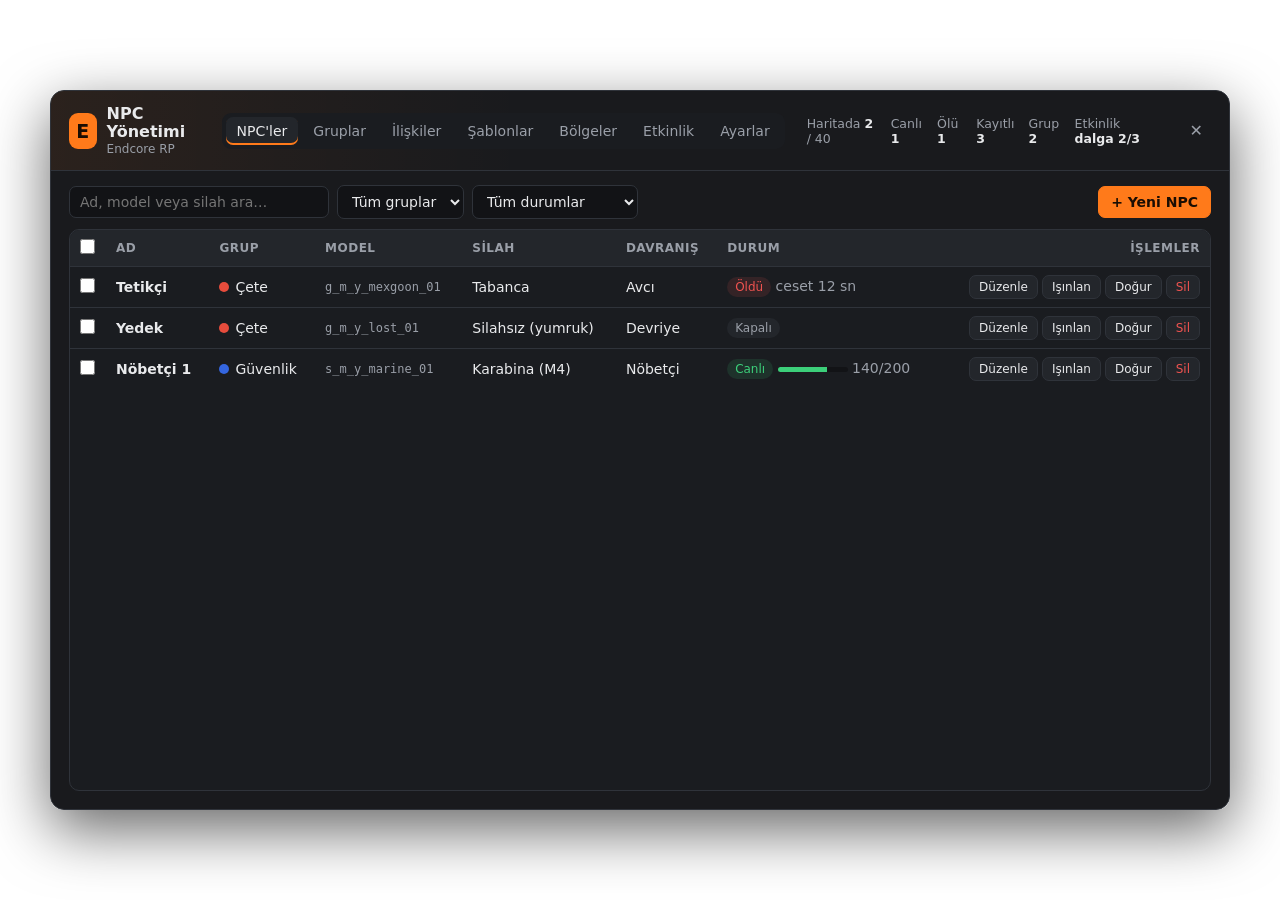
<file: qbox/huso/endnpc/html/index.html>
<!DOCTYPE html>
<html lang="tr">
<head>
    <meta charset="UTF-8">
    <title>Endcore RP · NPC Yönetimi</title>
    <link rel="stylesheet" href="style.css">
</head>
<body>
<div id="panel" class="panel gizli">
    <header class="ust">
        <div class="baslik">
            <span class="logo">E</span>
            <div>
                <h1>NPC Yönetimi</h1>
                <small>Endcore RP</small>
            </div>
        </div>
        <nav class="sekmeler">
            <button data-sekme="npc" class="aktif">NPC'ler</button>
            <button data-sekme="grup">Gruplar</button>
            <button data-sekme="iliski">İlişkiler</button>
            <button data-sekme="sablon">Şablonlar</button>
            <button data-sekme="bolge">Bölgeler</button>
            <button data-sekme="etkinlik">Etkinlik</button>
            <button data-sekme="ayar">Ayarlar</button>
        </nav>
        <div class="istatistik" id="istatistik"></div>
        <button class="kapat" id="kapatBtn" title="Kapat (ESC)">✕</button>
    </header>

    <!-- ============ NPC'ler ============ -->
    <section class="sekme" id="sekme-npc">
        <div class="arac">
            <input type="search" id="npcAra" placeholder="Ad, model veya silah ara…">
            <select id="npcGrupFiltre"></select>
            <select id="npcDurumFiltre">
                <option value="">Tüm durumlar</option>
                <option value="canli">Canlı</option>
                <option value="olu">Ölü</option>
                <option value="bekliyor">Doğmayı bekliyor</option>
                <option value="kapali">Kapalı</option>
                <option value="hata">Hatalı</option>
            </select>
            <span class="bosluk"></span>
            <button class="birincil" id="yeniNpcBtn">+ Yeni NPC</button>
        </div>
        <div class="toplu-cubuk gizli" id="npcTopluCubuk">
            <span id="npcSeciliYazi"></span>
            <button id="npcTopluDuzenleBtn">Toplu düzenle</button>
            <button id="npcTopluDogurBtn">Yeniden doğur</button>
            <button id="npcTopluAcBtn">Etkinleştir</button>
            <button id="npcTopluKapatBtn">Devre dışı bırak</button>
            <button id="npcSablonYapBtn">Şablon olarak kaydet</button>
            <button class="tehlike" id="npcTopluSilBtn">Sil</button>
            <button class="yazi" id="npcSecimTemizleBtn">Seçimi kaldır</button>
        </div>
        <div class="tablo-kap">
            <table class="tablo">
                <thead>
                <tr>
                    <th class="dar"><input type="checkbox" id="npcHepsiniSec"></th>
                    <th>Ad</th>
                    <th>Grup</th>
                    <th>Model</th>
                    <th>Silah</th>
                    <th>Davranış</th>
                    <th>Durum</th>
                    <th class="sag">İşlemler</th>
                </tr>
                </thead>
                <tbody id="npcListe"></tbody>
            </table>
            <div class="bos gizli" id="npcBos">
                <p>Henüz NPC yok.</p>
                <button class="birincil" id="ilkNpcBtn">+ İlk NPC'yi oluştur</button>
            </div>
        </div>
    </section>

    <!-- ============ Gruplar ============ -->
    <section class="sekme gizli" id="sekme-grup">
        <div class="arac">
            <span class="aciklama">Gruplar NPC'lerin takımıdır. Savaş ayarları grup başına yapılır.</span>
            <span class="bosluk"></span>
            <button id="grupTopluDuzenleBtn" disabled>Seçilenleri toplu düzenle</button>
            <button class="birincil" id="yeniGrupBtn">+ Yeni grup</button>
        </div>
        <div class="kartlar" id="grupListe"></div>
    </section>

    <!-- ============ İlişkiler ============ -->
    <section class="sekme gizli" id="sekme-iliski">
        <div class="arac">
            <span class="aciklama">Satırdaki grubun sütundaki gruba bakışı. İlişkiler karşılıklıdır. <b class="r-dusman">Düşman</b> gruplar birbirini görünce çatışır.</span>
        </div>
        <div class="tablo-kap" id="iliskiKap"></div>
    </section>

    <!-- ============ Şablonlar ============ -->
    <section class="sekme gizli" id="sekme-sablon">
        <div class="arac">
            <span class="aciklama">Hazır NPC ekipleri. Tek tıkla seçtiğin gruba ve konuma yerleştirilir.
                Kendi şablonunu yapmak için NPC'ler sekmesinde NPC'leri seç → <b>Şablon olarak kaydet</b>.</span>
        </div>
        <div class="kartlar" id="sablonListe"></div>
    </section>

    <!-- ============ Bölgeler ============ -->
    <section class="sekme gizli" id="sekme-bolge">
        <div class="arac">
            <span class="aciklama">Bir grubun koruduğu alan. Düşman (veya istersen herhangi bir oyuncu) girince
                bölgedeki o grup ve dostları alarma geçip birlikte saldırır.</span>
            <span class="bosluk"></span>
            <button class="birincil" id="yeniBolgeBtn">+ Yeni bölge</button>
        </div>
        <div class="kartlar" id="bolgeListe"></div>
    </section>

    <!-- ============ Etkinlik ============ -->
    <section class="sekme gizli" id="sekme-etkinlik">
        <div class="arac">
            <span class="aciklama">Dalga etkinliği: düşmanlar dalga dalga gelip merkeze hücum eder. Oyuncular bütün dalgaları
                püskürtürse kazanır. Aynı anda tek etkinlik çalışır.</span>
            <span class="bosluk"></span>
            <button class="birincil" id="yeniEtkinlikBtn">+ Yeni etkinlik</button>
        </div>
        <div class="kartlar" id="etkinlikListe"></div>
    </section>

    <!-- ============ Ayarlar ============ -->
    <section class="sekme gizli" id="sekme-ayar">
        <div class="ayar-izgara">
            <div class="kutu">
                <h3>Genel</h3>
                <div class="form" id="ayarForm"></div>
                <div class="alt-sag"><button class="birincil" id="ayarKaydetBtn">Kaydet</button></div>
                <h3>Kiralık koruma</h3>
                <p class="aciklama">Oyuncular ajanstaki NPC'ye Sol Alt ile bakıp para karşılığı koruma tutar.
                    Korumalar peşlerinden gelir, arabalarına biner, onları korur. <span id="korumaSayisi"></span></p>
                <div class="form" id="korumaForm"></div>
                <div class="alt-sag"><button class="birincil" id="korumaKaydetBtn">Korumayı kaydet</button></div>
            </div>
            <div class="kutu">
                <h3>Görünüm (sadece senin ekranın)</h3>
                <label class="onay"><input type="checkbox" id="gorselBlip"> NPC'leri haritada göster</label>
                <label class="onay"><input type="checkbox" id="gorselEtiket"> NPC'lerin başında isim ve can göster (rotaları da çizer)</label>
                <label class="onay"><input type="checkbox" id="gorselBolge"> Bölgeleri haritada ve yerde göster</label>
                <h3>Hızlı işlemler</h3>
                <div class="dikey">
                    <button id="hepsiniDogurBtn">Tüm etkin NPC'leri yeniden doğur</button>
                </div>
                <h3>İpuçları</h3>
                <ul class="ipucu">
                    <li>Panel: <b>/npcpanel</b> veya <b>F7</b>. Önce F6 ile admin görevini aç.</li>
                    <li>"Nişan al" ile yerleştirirken <b>E</b> koyar, <b>tekerlek</b> döndürür, <b>Backspace</b> iptal eder.</li>
                    <li>Yapay zeka aralığı küçüldükçe NPC'ler daha hızlı tepki verir ama işlemci yükü artar. 500 ms iyi bir değer.</li>
                </ul>
            </div>
        </div>
    </section>
</div>

<!-- Sağdan açılan düzenleme çekmecesi -->
<div id="cekmece" class="cekmece gizli">
    <div class="cekmece-ic">
        <div class="cekmece-ust">
            <h2 id="cekmeceBaslik"></h2>
            <button class="kapat" data-kapat="cekmece">✕</button>
        </div>
        <div class="form" id="cekmeceForm"></div>
        <div class="cekmece-alt">
            <button class="yazi" data-kapat="cekmece">Vazgeç</button>
            <button class="birincil" id="cekmeceKaydet">Kaydet</button>
        </div>
    </div>
</div>

<!-- Ortada açılan pencere (onay, toplu düzenleme) -->
<div id="modal" class="modal gizli">
    <div class="modal-ic">
        <h2 id="modalBaslik"></h2>
        <div id="modalIcerik"></div>
        <div class="modal-alt">
            <button class="yazi" data-kapat="modal">Vazgeç</button>
            <button class="birincil" id="modalTamam">Tamam</button>
        </div>
    </div>
</div>

<div id="bildirimler" class="bildirimler"></div>
<datalist id="esyaListe"></datalist>

<script src="app.js"></script>
</body>
</html>
</file>
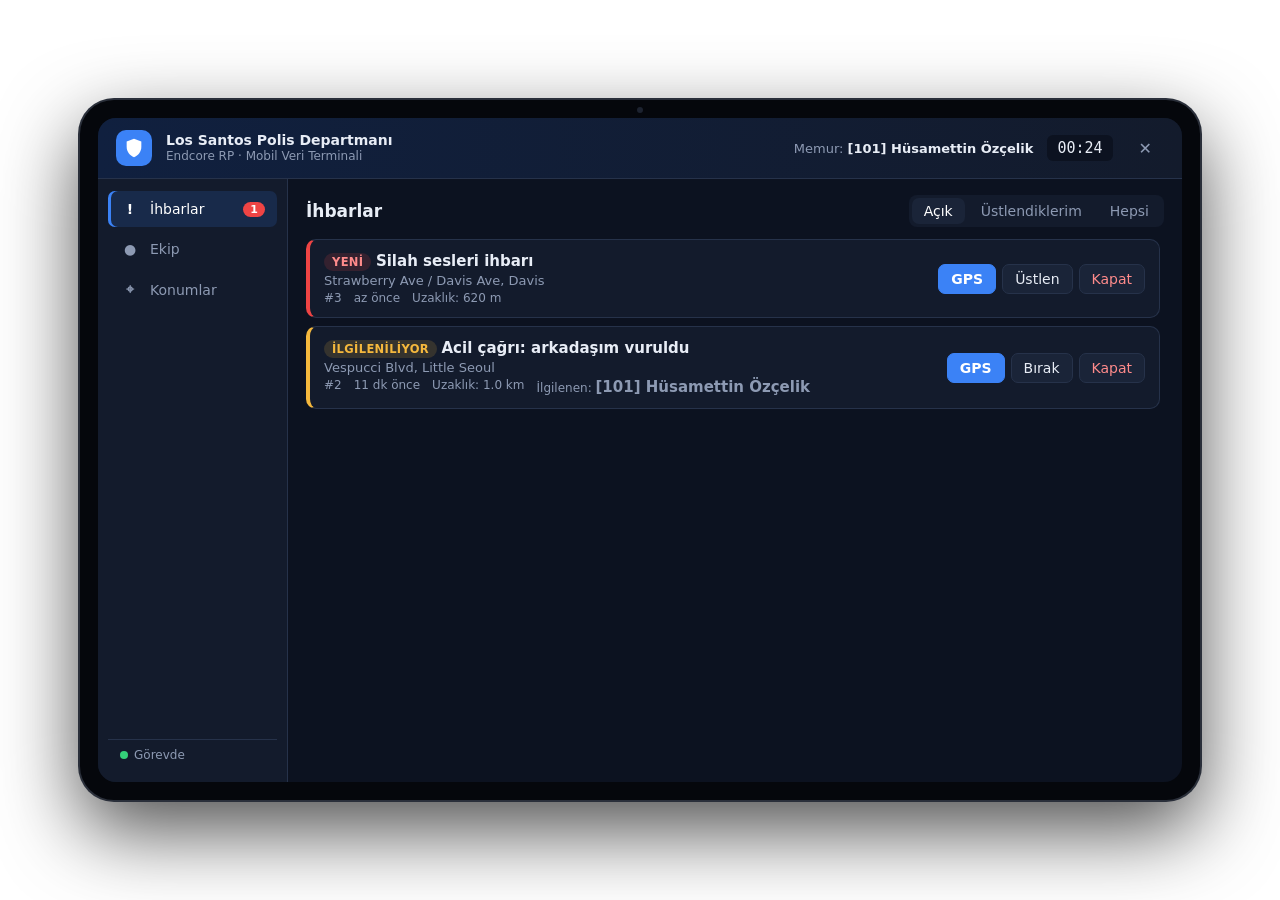
<file: qbox/huso/polistablet/html/index.html>
<!DOCTYPE html>
<html lang="tr">
<head>
    <meta charset="UTF-8">
    <title>Polis Tableti</title>
    <link rel="stylesheet" href="style.css">
</head>
<body>
<div id="tablet" class="tablet gizli">
    <div class="ekran">
        <header class="ust">
            <div class="rozet-logo">
                <svg viewBox="0 0 24 24" aria-hidden="true"><path d="M12 2l8 3v6c0 5-3.4 9.4-8 11-4.6-1.6-8-6-8-11V5l8-3z" fill="currentColor"/></svg>
            </div>
            <div class="baslik">
                <b>Los Santos Polis Departmanı</b>
                <small>Endcore RP · Mobil Veri Terminali</small>
            </div>
            <div class="memur" id="memur"></div>
            <div class="saat" id="saat"></div>
            <button class="kapat" id="kapatBtn" title="Kapat (ESC)">✕</button>
        </header>

        <div class="govde">
            <nav class="yan">
                <button data-sekme="ihbar" class="aktif">
                    <span class="ikon">!</span> İhbarlar <span class="sayac gizli" id="ihbarSayac"></span>
                </button>
                <button data-sekme="ekip"><span class="ikon">●</span> Ekip</button>
                <button data-sekme="konum"><span class="ikon">⌖</span> Konumlar</button>
                <div class="yan-alt" id="gorevDurum"></div>
            </nav>

            <main>
                <!-- İhbarlar -->
                <section class="sekme" id="sekme-ihbar">
                    <div class="arac">
                        <h2>İhbarlar</h2>
                        <div class="filtre">
                            <button data-filtre="acik" class="aktif">Açık</button>
                            <button data-filtre="benim">Üstlendiklerim</button>
                            <button data-filtre="hepsi">Hepsi</button>
                        </div>
                    </div>
                    <div class="liste" id="ihbarListe"></div>
                </section>

                <!-- Ekip -->
                <section class="sekme gizli" id="sekme-ekip">
                    <div class="arac"><h2>Görevdeki ekip</h2><span class="soluk" id="ekipSayi"></span></div>
                    <div class="liste" id="ekipListe"></div>
                </section>

                <!-- Konumlar -->
                <section class="sekme gizli" id="sekme-konum">
                    <div class="arac"><h2>Önemli konumlar</h2><input type="search" id="konumAra" placeholder="Ara…"></div>
                    <div class="liste" id="konumListe"></div>
                </section>
            </main>
        </div>
    </div>
</div>
<div id="bildirimler" class="bildirimler"></div>
<script src="app.js"></script>
</body>
</html>
</file>
<file: qbox/huso/endnpc/html/style.css>
/* Endcore RP – NPC yönetim paneli. Koyu tema, köz turuncusu vurgu. */
:root {
    --zemin: #121316;
    --yuzey: #1a1c20;
    --yuzey2: #23262b;
    --cizgi: #2f333a;
    --yazi: #e9eaec;
    --soluk: #9a9fa8;
    --vurgu: #ff7a1a;
    --vurgu-koyu: #d9600a;
    --yesil: #3ccf7a;
    --kirmizi: #ef5350;
    --sari: #f1c40f;
    --mavi: #5dade2;
    --yaricap: 10px;
}

* { box-sizing: border-box; margin: 0; padding: 0; }

html, body {
    width: 100%; height: 100%;
    background: transparent;
    font-family: 'Segoe UI', system-ui, sans-serif;
    font-size: 14px;
    color: var(--yazi);
    overflow: hidden;
    user-select: none;
}

.gizli { display: none !important; }
/* Nişan alarak yerleştirirken panel geçici olarak saklanır */
body.sakli .panel, body.sakli .cekmece, body.sakli .modal { display: none !important; }
input[type=radio] { accent-color: var(--vurgu); }

button, input, select { font: inherit; color: inherit; }

button {
    background: var(--yuzey2);
    border: 1px solid var(--cizgi);
    border-radius: 7px;
    padding: 7px 12px;
    cursor: pointer;
    transition: background .15s, border-color .15s;
    white-space: nowrap;
}
button:hover { background: #2c3036; border-color: #3d424a; }
button:disabled { opacity: .45; cursor: default; }
button.birincil { background: var(--vurgu); border-color: var(--vurgu); color: #1a0d03; font-weight: 600; }
button.birincil:hover { background: var(--vurgu-koyu); }
button.tehlike { color: var(--kirmizi); }
button.tehlike:hover { background: rgba(239, 83, 80, .12); border-color: var(--kirmizi); }
button.yazi { background: none; border-color: transparent; color: var(--soluk); }
button.yazi:hover { color: var(--yazi); }
button.kucuk { padding: 4px 9px; font-size: 12px; }

input[type=text], input[type=search], input[type=number], select {
    background: var(--zemin);
    border: 1px solid var(--cizgi);
    border-radius: 7px;
    padding: 7px 10px;
    outline: none;
    min-width: 0;
}
input:focus, select:focus { border-color: var(--vurgu); }
select option, select optgroup { background: var(--yuzey); }
input[type=checkbox] { accent-color: var(--vurgu); width: 15px; height: 15px; cursor: pointer; }
input[type=range] { accent-color: var(--vurgu); width: 100%; cursor: pointer; }

/* ================= Ana panel ================= */
.panel {
    position: absolute;
    inset: 0;
    margin: auto;
    width: min(1180px, 94vw);
    height: min(720px, 90vh);
    background: rgba(18, 19, 22, .97);
    border: 1px solid var(--cizgi);
    border-radius: 14px;
    box-shadow: 0 20px 60px rgba(0, 0, 0, .6);
    display: flex;
    flex-direction: column;
    overflow: hidden;
}

.ust {
    display: flex;
    align-items: center;
    gap: 22px;
    padding: 14px 18px;
    border-bottom: 1px solid var(--cizgi);
    background: linear-gradient(90deg, rgba(255, 122, 26, .08), transparent 40%);
}
.baslik { display: flex; align-items: center; gap: 10px; }
.logo {
    width: 36px; height: 36px; border-radius: 9px;
    display: grid; place-items: center;
    background: var(--vurgu); color: #1a0d03; font-weight: 800; font-size: 19px;
}
.baslik h1 { font-size: 16px; line-height: 1.1; }
.baslik small { color: var(--soluk); font-size: 12px; }

.sekmeler { display: flex; gap: 4px; background: var(--yuzey); padding: 4px; border-radius: 9px; }
.sekmeler button { border: none; background: none; color: var(--soluk); padding: 6px 14px; }
.sekmeler button:hover { color: var(--yazi); background: var(--yuzey2); }
.sekmeler button.aktif { background: var(--yuzey2); color: var(--yazi); box-shadow: inset 0 -2px 0 var(--vurgu); }

.istatistik { margin-left: auto; display: flex; gap: 14px; color: var(--soluk); font-size: 12.5px; }
.istatistik b { color: var(--yazi); }
.kapat { background: none; border: none; color: var(--soluk); font-size: 16px; padding: 4px 8px; }
.kapat:hover { color: var(--yazi); background: var(--yuzey2); }

.sekme { flex: 1; display: flex; flex-direction: column; min-height: 0; padding: 14px 18px 18px; gap: 10px; }

.arac { display: flex; align-items: center; gap: 8px; }
.arac input[type=search] { width: 260px; }
.bosluk { flex: 1; }
.aciklama { color: var(--soluk); font-size: 13px; }

.toplu-cubuk {
    display: flex; align-items: center; gap: 8px;
    padding: 8px 10px;
    background: rgba(255, 122, 26, .08);
    border: 1px solid rgba(255, 122, 26, .35);
    border-radius: 9px;
}
.toplu-cubuk span { font-weight: 600; margin-right: 6px; }

/* ================= Tablo ================= */
.tablo-kap { flex: 1; overflow: auto; border: 1px solid var(--cizgi); border-radius: var(--yaricap); background: var(--yuzey); min-height: 0; }
.tablo { width: 100%; border-collapse: collapse; }
.tablo th {
    position: sticky; top: 0; z-index: 1;
    background: var(--yuzey2);
    text-align: left; font-weight: 600; font-size: 12px; color: var(--soluk);
    text-transform: uppercase; letter-spacing: .04em;
    padding: 9px 10px;
}
.tablo td { padding: 8px 10px; border-top: 1px solid var(--cizgi); vertical-align: middle; }
.tablo tbody tr:hover { background: rgba(255, 255, 255, .025); }
.tablo tr.secili { background: rgba(255, 122, 26, .07); }
.tablo .dar { width: 36px; }
.tablo .sag { text-align: right; }
.tablo .islemler { display: flex; gap: 4px; justify-content: flex-end; }
.soluk { color: var(--soluk); }
.mono { font-family: Consolas, monospace; font-size: 12px; color: var(--soluk); }

.grup-etiket { display: inline-flex; align-items: center; gap: 6px; }
.nokta { width: 10px; height: 10px; border-radius: 50%; display: inline-block; flex: none; }

.rozet {
    display: inline-flex; align-items: center; gap: 6px;
    font-size: 12px; padding: 3px 8px; border-radius: 20px;
    background: var(--yuzey2); color: var(--soluk);
}
.rozet.canli { background: rgba(60, 207, 122, .12); color: var(--yesil); }
.rozet.olu { background: rgba(239, 83, 80, .12); color: var(--kirmizi); }
.rozet.bekliyor, .rozet.doguyor { background: rgba(241, 196, 15, .12); color: var(--sari); }
.rozet.hata { background: rgba(239, 83, 80, .2); color: #ff8a80; }

.can-cubuk { width: 70px; height: 5px; background: var(--zemin); border-radius: 3px; overflow: hidden; display: inline-block; vertical-align: middle; }
.can-cubuk i { display: block; height: 100%; background: var(--yesil); }

.bos { text-align: center; padding: 60px 20px; color: var(--soluk); display: flex; flex-direction: column; gap: 14px; align-items: center; }

/* ================= Grup kartları ================= */
.kartlar { flex: 1; overflow: auto; display: grid; grid-template-columns: repeat(auto-fill, minmax(260px, 1fr)); gap: 12px; align-content: start; }
.kart {
    background: var(--yuzey);
    border: 1px solid var(--cizgi);
    border-radius: var(--yaricap);
    padding: 14px;
    display: flex; flex-direction: column; gap: 10px;
    border-top: 3px solid var(--renk, var(--vurgu));
}
.kart.secili { border-color: var(--vurgu); background: #1f1a17; }
.kart-ust { display: flex; align-items: center; gap: 8px; }
.kart-ust h3 { font-size: 15px; flex: 1; overflow: hidden; text-overflow: ellipsis; white-space: nowrap; }
.kart-bilgi { display: grid; grid-template-columns: 1fr 1fr; gap: 4px 12px; font-size: 12.5px; color: var(--soluk); }
.kart-bilgi b { color: var(--yazi); font-weight: 600; }
.kart-alt { display: flex; gap: 6px; justify-content: flex-end; }

.r-dost { color: var(--yesil); }
.r-tarafsiz { color: var(--soluk); }
.r-dusman { color: var(--kirmizi); }

/* ================= İlişki tablosu ================= */
.matris td, .matris th { text-align: center; }
.matris th.satir { text-align: left; text-transform: none; font-size: 13px; color: var(--yazi); position: sticky; left: 0; }
.matris select { padding: 4px 6px; font-size: 12.5px; }
.matris select.dost { color: var(--yesil); border-color: rgba(60, 207, 122, .4); }
.matris select.dusman { color: var(--kirmizi); border-color: rgba(239, 83, 80, .4); }
.matris .kendi { color: var(--cizgi); }
.matris .oyuncu-sutun { background: rgba(255, 122, 26, .05); }

/* ================= Ayarlar ================= */
.ayar-izgara { display: grid; grid-template-columns: 1fr 1fr; gap: 14px; overflow: auto; }
.kutu { background: var(--yuzey); border: 1px solid var(--cizgi); border-radius: var(--yaricap); padding: 16px; display: flex; flex-direction: column; gap: 12px; }
.kutu h3 { font-size: 13px; text-transform: uppercase; letter-spacing: .05em; color: var(--soluk); }
.alt-sag { display: flex; justify-content: flex-end; }
.dikey { display: flex; flex-direction: column; gap: 8px; align-items: flex-start; }
.ipucu { padding-left: 18px; color: var(--soluk); font-size: 13px; display: flex; flex-direction: column; gap: 6px; }
.ipucu b { color: var(--yazi); }

/* ================= Form ================= */
.form { display: flex; flex-direction: column; gap: 14px; }
.alan { display: flex; flex-direction: column; gap: 6px; }
.alan > label, .alan-baslik { font-size: 12.5px; color: var(--soluk); font-weight: 600; display: flex; align-items: center; gap: 8px; }
.alan-baslik .deger { margin-left: auto; color: var(--yazi); font-family: Consolas, monospace; }
.alan .not { font-size: 12px; color: var(--soluk); }
.alan.kapali-alan > *:not(.alan-baslik) { opacity: .35; pointer-events: none; }
.yan-yana { display: flex; gap: 8px; align-items: center; }
.yan-yana > * { flex: 1; }
.onay { display: flex; align-items: center; gap: 8px; cursor: pointer; font-size: 13.5px; }
.toplu-sec { margin-right: 2px; }

.renkler { display: flex; flex-wrap: wrap; gap: 8px; }
.renkler button { width: 28px; height: 28px; border-radius: 50%; padding: 0; border: 2px solid transparent; }
.renkler button.secili { border-color: #fff; box-shadow: 0 0 0 2px var(--zemin) inset; }

.konum-kutu { background: var(--zemin); border: 1px solid var(--cizgi); border-radius: 7px; padding: 8px 10px; font-family: Consolas, monospace; font-size: 12.5px; color: var(--soluk); }
.konum-kutu.var { color: var(--yazi); }

.rota-liste { display: flex; flex-direction: column; gap: 4px; max-height: 180px; overflow-y: auto; }
.rota-nokta { display: flex; align-items: center; gap: 8px; background: var(--zemin); border: 1px solid var(--cizgi); border-radius: 7px; padding: 4px 8px; }
.rota-nokta .mono { flex: 1; color: var(--yazi); }
.rota-nokta .sira { width: 20px; height: 20px; border-radius: 50%; background: var(--yesil); color: #06240f; font-weight: 700; font-size: 11px; display: grid; place-items: center; flex: none; }

.uye-listesi { display: flex; flex-wrap: wrap; gap: 5px; }
.uye { font-size: 11.5px; background: var(--yuzey2); border: 1px solid var(--cizgi); border-radius: 12px; padding: 2px 8px; color: var(--soluk); }
.kucuk-yazi { font-size: 11.5px; }
.kutu { overflow-y: auto; }

.ganimet-liste { display: flex; flex-direction: column; gap: 5px; }
.ganimet-satir { display: flex; align-items: center; gap: 5px; }
.ganimet-satir input[type=text] { flex: 1; }
.ganimet-satir input[type=number] { width: 54px; padding: 6px; }

.etkinlik-durum { background: rgba(239, 83, 80, .1); border: 1px solid rgba(239, 83, 80, .4); border-radius: 8px; padding: 8px 10px; color: #ffb3ae; font-size: 13px; }
.etkinlik-durum b { color: #fff; }
.sekmeler button { padding: 6px 11px; }
.dugmeler { display: flex; gap: 6px; flex-wrap: wrap; }

/* ================= Çekmece ve pencere ================= */
.cekmece { position: absolute; inset: 0; z-index: 5; background: rgba(0, 0, 0, .35); display: flex; justify-content: flex-end; }
.cekmece-ic {
    width: 420px; height: 100%;
    background: var(--yuzey);
    border-left: 1px solid var(--cizgi);
    display: flex; flex-direction: column;
    animation: kay .18s ease-out;
}
@keyframes kay { from { transform: translateX(40px); opacity: 0; } }
.cekmece-ust { display: flex; align-items: center; padding: 16px 18px; border-bottom: 1px solid var(--cizgi); }
.cekmece-ust h2 { font-size: 16px; flex: 1; }
.cekmece-ic > .form { flex: 1; overflow-y: auto; padding: 16px 18px; }
.cekmece-alt { display: flex; justify-content: flex-end; gap: 8px; padding: 12px 18px; border-top: 1px solid var(--cizgi); }

.modal { position: absolute; inset: 0; z-index: 6; background: rgba(0, 0, 0, .5); display: grid; place-items: center; }
.modal-ic {
    width: min(520px, 92vw); max-height: 86vh;
    background: var(--yuzey);
    border: 1px solid var(--cizgi);
    border-radius: 12px;
    display: flex; flex-direction: column;
    animation: buyu .15s ease-out;
}
@keyframes buyu { from { transform: scale(.96); opacity: 0; } }
.modal-ic h2 { font-size: 16px; padding: 16px 18px 0; }
#modalIcerik { padding: 14px 18px; overflow-y: auto; display: flex; flex-direction: column; gap: 12px; color: var(--soluk); }
#modalIcerik b { color: var(--yazi); }
.modal-alt { display: flex; justify-content: flex-end; gap: 8px; padding: 12px 18px; border-top: 1px solid var(--cizgi); }

/* ================= Bildirimler ================= */
.bildirimler { position: absolute; right: 22px; bottom: 22px; display: flex; flex-direction: column; gap: 8px; z-index: 10; }
.bildirim {
    background: var(--yuzey2);
    border: 1px solid var(--cizgi);
    border-left: 4px solid var(--yesil);
    border-radius: 8px;
    padding: 10px 14px;
    max-width: 380px;
    box-shadow: 0 8px 24px rgba(0, 0, 0, .4);
    animation: kay .18s ease-out;
}
.bildirim.hata { border-left-color: var(--kirmizi); }
.bildirim.bilgi { border-left-color: var(--mavi); }

::-webkit-scrollbar { width: 9px; height: 9px; }
::-webkit-scrollbar-thumb { background: #3a3e45; border-radius: 6px; }
::-webkit-scrollbar-track { background: transparent; }
</file>
<file: qbox/huso/polistablet/html/style.css>
/* Polis tableti – koyu lacivert, polis mavisi vurgu */
:root {
    --zemin: #0c1220;
    --yuzey: #131b2c;
    --yuzey2: #1a2438;
    --cizgi: #26324a;
    --yazi: #e8edf6;
    --soluk: #8d9ab3;
    --mavi: #3b82f6;
    --mavi-koyu: #2563eb;
    --kirmizi: #ef4444;
    --sari: #f5b83d;
    --yesil: #34d17a;
}

* { box-sizing: border-box; margin: 0; padding: 0; }
html, body { width: 100%; height: 100%; background: transparent; overflow: hidden; user-select: none;
    font-family: 'Segoe UI', system-ui, sans-serif; font-size: 14px; color: var(--yazi); }
.gizli { display: none !important; }
button, input { font: inherit; color: inherit; }
button { background: var(--yuzey2); border: 1px solid var(--cizgi); border-radius: 7px; padding: 6px 12px; cursor: pointer; transition: background .15s; }
button:hover { background: #22304a; }
button:disabled { opacity: .45; cursor: default; }
button.birincil { background: var(--mavi); border-color: var(--mavi); color: #fff; font-weight: 600; }
button.birincil:hover { background: var(--mavi-koyu); }
button.tehlike { color: #ff8b8b; }
input[type=search] { background: var(--zemin); border: 1px solid var(--cizgi); border-radius: 7px; padding: 6px 10px; outline: none; width: 220px; }
input:focus { border-color: var(--mavi); }
.soluk { color: var(--soluk); }

/* ================= Tablet çerçevesi ================= */
.tablet {
    position: absolute; inset: 0; margin: auto;
    width: min(1120px, 92vw); height: min(700px, 86vh);
    background: #05070c;
    border-radius: 34px;
    padding: 18px;
    box-shadow: 0 0 0 2px #2a2f3a, 0 30px 80px rgba(0, 0, 0, .7);
    animation: gel .22s ease-out;
}
@keyframes gel { from { transform: translateY(40px); opacity: 0; } }
.tablet::before { /* kamera */
    content: ''; position: absolute; top: 7px; left: 50%; width: 6px; height: 6px; margin-left: -3px;
    border-radius: 50%; background: #1d2330;
}
.ekran { width: 100%; height: 100%; background: var(--zemin); border-radius: 18px; overflow: hidden; display: flex; flex-direction: column; }

.ust { display: flex; align-items: center; gap: 14px; padding: 12px 18px; background: linear-gradient(90deg, #10203f, var(--yuzey)); border-bottom: 1px solid var(--cizgi); }
.rozet-logo { width: 36px; height: 36px; border-radius: 10px; background: var(--mavi); color: #fff; display: grid; place-items: center; }
.rozet-logo svg { width: 22px; height: 22px; }
.baslik { display: flex; flex-direction: column; line-height: 1.2; }
.baslik small { color: var(--soluk); font-size: 12px; }
.memur { margin-left: auto; color: var(--soluk); font-size: 13px; }
.memur b { color: var(--yazi); }
.saat { font-family: Consolas, monospace; font-size: 15px; color: var(--yazi); padding: 4px 10px; background: var(--zemin); border-radius: 6px; }
.kapat { background: none; border: none; color: var(--soluk); font-size: 16px; }
.kapat:hover { color: #fff; background: var(--yuzey2); }

.govde { flex: 1; display: flex; min-height: 0; }
.yan { width: 190px; background: var(--yuzey); border-right: 1px solid var(--cizgi); padding: 12px 10px; display: flex; flex-direction: column; gap: 4px; }
.yan button { display: flex; align-items: center; gap: 10px; background: none; border: none; text-align: left; padding: 10px 12px; color: var(--soluk); }
.yan button:hover { background: var(--yuzey2); color: var(--yazi); }
.yan button.aktif { background: rgba(59, 130, 246, .15); color: #fff; box-shadow: inset 3px 0 0 var(--mavi); }
.ikon { width: 20px; text-align: center; font-weight: 700; }
.sayac { margin-left: auto; background: var(--kirmizi); color: #fff; font-size: 11px; font-weight: 700; padding: 1px 7px; border-radius: 10px; }
.yan-alt { margin-top: auto; font-size: 12px; color: var(--soluk); padding: 8px 12px; border-top: 1px solid var(--cizgi); }
.yan-alt .nokta { display: inline-block; width: 8px; height: 8px; border-radius: 50%; margin-right: 6px; }

main { flex: 1; display: flex; min-width: 0; }
.sekme { flex: 1; display: flex; flex-direction: column; padding: 16px 18px; gap: 12px; min-width: 0; }
.arac { display: flex; align-items: center; gap: 12px; }
.arac h2 { font-size: 17px; margin-right: auto; }
.filtre { display: flex; gap: 4px; background: var(--yuzey); padding: 3px; border-radius: 8px; }
.filtre button { border: none; background: none; color: var(--soluk); padding: 5px 12px; }
.filtre button.aktif { background: var(--yuzey2); color: #fff; }
.liste { flex: 1; overflow-y: auto; display: flex; flex-direction: column; gap: 8px; padding-right: 4px; }

/* ================= İhbar kartı ================= */
.ihbar {
    display: flex; gap: 14px; align-items: center;
    background: var(--yuzey); border: 1px solid var(--cizgi); border-left: 4px solid var(--kirmizi);
    border-radius: 10px; padding: 12px 14px;
}
.ihbar.ilgileniliyor { border-left-color: var(--sari); }
.ihbar.kapandi { border-left-color: var(--cizgi); opacity: .6; }
.ihbar.yeni-geldi { animation: parla 1.4s ease-out; }
@keyframes parla { from { background: rgba(239, 68, 68, .25); } }
.ihbar-bilgi { flex: 1; min-width: 0; display: flex; flex-direction: column; gap: 3px; }
.ihbar-bilgi b { font-size: 15px; }
.ihbar-bilgi .sokak { color: var(--soluk); font-size: 13px; white-space: nowrap; overflow: hidden; text-overflow: ellipsis; }
.ihbar-bilgi .alt { font-size: 12px; color: var(--soluk); display: flex; gap: 12px; flex-wrap: wrap; }
.durum { font-size: 11.5px; font-weight: 700; padding: 2px 8px; border-radius: 10px; text-transform: uppercase; letter-spacing: .03em; }
.durum.yeni { background: rgba(239, 68, 68, .15); color: #ff8b8b; }
.durum.ilgileniliyor { background: rgba(245, 184, 61, .15); color: var(--sari); }
.durum.kapandi { background: var(--yuzey2); color: var(--soluk); }
.ihbar-dugmeler { display: flex; gap: 6px; flex: none; }

/* ================= Ekip / konum satırı ================= */
.satir { display: flex; align-items: center; gap: 12px; background: var(--yuzey); border: 1px solid var(--cizgi); border-radius: 10px; padding: 10px 14px; }
.satir .ad { flex: 1; min-width: 0; display: flex; flex-direction: column; }
.satir .ad small { color: var(--soluk); font-size: 12px; }
.satir.ben { border-color: rgba(59, 130, 246, .5); }
.mesafe { font-family: Consolas, monospace; color: var(--soluk); min-width: 70px; text-align: right; }
.kategori { font-size: 12px; text-transform: uppercase; letter-spacing: .06em; color: var(--soluk); margin: 6px 2px 0; }

.bos { text-align: center; color: var(--soluk); padding: 60px 20px; }

.bildirimler { position: absolute; right: 24px; bottom: 24px; display: flex; flex-direction: column; gap: 8px; }
.bildirim { background: var(--yuzey2); border: 1px solid var(--cizgi); border-left: 4px solid var(--yesil); border-radius: 8px; padding: 10px 14px; max-width: 360px; }
.bildirim.hata { border-left-color: var(--kirmizi); }

::-webkit-scrollbar { width: 8px; }
::-webkit-scrollbar-thumb { background: #2c3a56; border-radius: 6px; }
</file>
